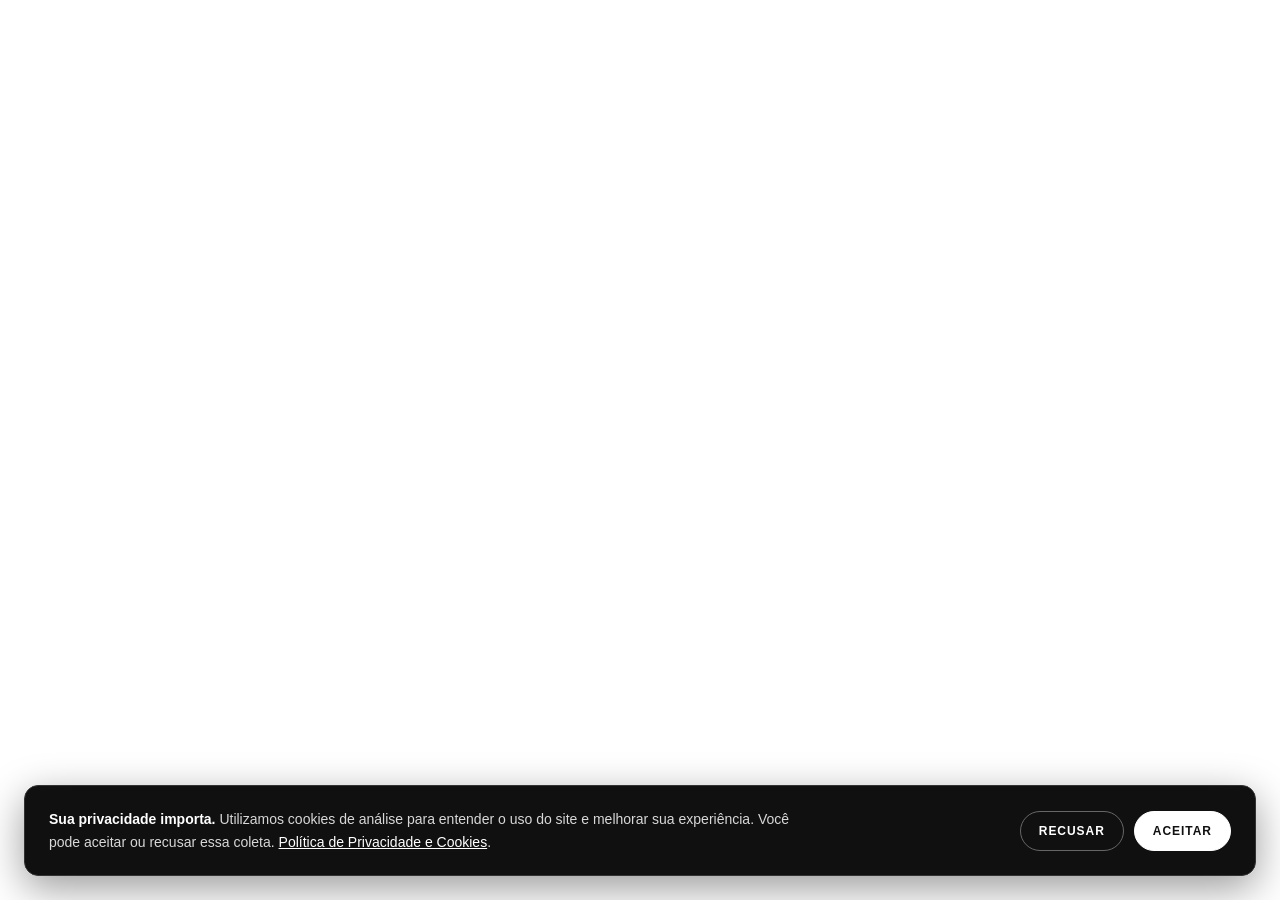
<file: index.html>
<!doctype html>
<html lang="pt-BR">
  <head>
    <!-- Google tag (gtag.js) com Consent Mode -->
    <script>
      window.dataLayer = window.dataLayer || [];
      function gtag(){dataLayer.push(arguments);}

      gtag('consent', 'default', {
        analytics_storage: 'denied',
        ad_storage: 'denied',
        ad_user_data: 'denied',
        ad_personalization: 'denied'
      });

      const savedConsent = localStorage.getItem('form_cookie_consent');

      if (savedConsent === 'accepted') {
        gtag('consent', 'update', {
          analytics_storage: 'granted',
          ad_storage: 'granted',
          ad_user_data: 'granted',
          ad_personalization: 'granted'
        });
      }

      gtag('js', new Date());
      gtag('config', 'G-8384JZJL0Q');
    </script>

    <script async src="https://www.googletagmanager.com/gtag/js?id=G-8384JZJL0Q"></script>

    <script>
      document.addEventListener('click', function (event) {
        const link = event.target.closest('a[href*="wa.me/"]');

        if (link) {
          gtag('event', 'generate_lead', {
            method: 'whatsapp',
            link_url: link.href
          });
        }
      });
    </script>

    <meta charset="UTF-8" />
    <meta name="viewport" content="width=device-width, initial-scale=1.0" />
    <title>Formfilmes | Audiovisual Estratégico</title>
    <meta
      name="description"
      content="Produção audiovisual estratégica para empresas que desejam comunicar mais valor, autoridade e confiança."
    />
    <meta name="robots" content="index, follow, max-image-preview:large, max-snippet:-1, max-video-preview:-1" />
    <meta name="author" content="Formfilmes" />
    <meta name="theme-color" content="#090909" />

    <link rel="canonical" href="https://www.produtoraformfilmes.com.br/" />
    <link rel="icon" type="image/jpeg" href="/assets/form-logo.jpg" />

    <meta property="og:locale" content="pt_BR" />
    <meta property="og:type" content="website" />
    <meta property="og:site_name" content="Formfilmes" />
    <meta property="og:title" content="Formfilmes | Audiovisual Estratégico" />
    <meta property="og:description" content="Estratégia, narrativa e produção audiovisual para transformar excelência em percepção de valor." />
    <meta property="og:url" content="https://www.produtoraformfilmes.com.br/" />
    <meta property="og:image" content="https://www.produtoraformfilmes.com.br/assets/form-hero-poster.jpg" />
    <meta property="og:image:alt" content="Produção audiovisual da Formfilmes" />

    <meta name="twitter:card" content="summary_large_image" />
    <meta name="twitter:title" content="Formfilmes | Audiovisual Estratégico" />
    <meta name="twitter:description" content="Estratégia, narrativa e produção audiovisual para transformar excelência em percepção de valor." />
    <meta name="twitter:image" content="https://www.produtoraformfilmes.com.br/assets/form-hero-poster.jpg" />

    <script type="application/ld+json">
      {
        "@context": "https://schema.org",
        "@type": "ProfessionalService",
        "name": "Formfilmes",
        "alternateName": "Form",
        "legalName": "JOSE GABRIEL DE ARAUJO MARCOLINO SILVA",
        "taxID": "37.974.993/0001-02",
        "url": "https://www.produtoraformfilmes.com.br/",
        "logo": "https://www.produtoraformfilmes.com.br/assets/form-logo.jpg",
        "image": "https://www.produtoraformfilmes.com.br/assets/form-hero-poster.jpg",
        "telephone": "+55 11 95985-6802",
        "description": "Produção audiovisual estratégica para empresas que desejam comunicar mais valor, autoridade e confiança.",
        "areaServed": ["São Paulo", "Grande São Paulo", "Embu das Artes", "Itapecerica da Serra"],
        "sameAs": ["https://www.instagram.com/formfilmes"]
      }
    </script>

    <style>
      #form-cookie-banner {
        position: fixed;
        left: 24px;
        right: 24px;
        bottom: 24px;
        z-index: 99999;
        display: none;
        align-items: center;
        justify-content: space-between;
        gap: 24px;
        padding: 22px 24px;
        border: 1px solid #333;
        border-radius: 14px;
        background: rgba(12, 12, 12, 0.98);
        color: #fff;
        font-family: Arial, sans-serif;
        box-shadow: 0 12px 40px rgba(0, 0, 0, 0.4);
      }

      #form-cookie-banner.is-visible {
        display: flex;
      }

      .form-cookie-text {
        max-width: 760px;
        margin: 0;
        color: #d8d8d8;
        font-size: 14px;
        line-height: 1.6;
      }

      .form-cookie-text strong {
        color: #fff;
      }

      .form-cookie-text a {
        color: #fff;
        text-decoration: underline;
      }

      .form-cookie-actions {
        display: flex;
        gap: 10px;
        flex-shrink: 0;
      }

      .form-cookie-button {
        padding: 12px 18px;
        border-radius: 999px;
        font-size: 12px;
        font-weight: 700;
        letter-spacing: 0.08em;
        text-transform: uppercase;
        cursor: pointer;
      }

      #form-cookie-reject {
        border: 1px solid #666;
        background: transparent;
        color: #fff;
      }

      #form-cookie-accept {
        border: 1px solid #fff;
        background: #fff;
        color: #111;
      }

      @media (max-width: 720px) {
        #form-cookie-banner {
          left: 14px;
          right: 14px;
          bottom: 14px;
          align-items: stretch;
          flex-direction: column;
          padding: 20px;
        }

        .form-cookie-actions {
          width: 100%;
        }

        .form-cookie-button {
          flex: 1;
        }
      }
    </style>
  </head>

  <body>
    <div id="root"></div>

    <div id="form-cookie-banner" role="dialog" aria-label="Preferências de cookies">
      <p class="form-cookie-text">
        <strong>Sua privacidade importa.</strong>
        Utilizamos cookies de análise para entender o uso do site e melhorar sua experiência.
        Você pode aceitar ou recusar essa coleta.
        <a href="/privacidade.html">Política de Privacidade e Cookies</a>.
      </p>

      <div class="form-cookie-actions">
        <button id="form-cookie-reject" class="form-cookie-button" type="button">
          Recusar
        </button>
        <button id="form-cookie-accept" class="form-cookie-button" type="button">
          Aceitar
        </button>
      </div>
    </div>

    <script>
      const cookieBanner = document.getElementById('form-cookie-banner');
      const acceptButton = document.getElementById('form-cookie-accept');
      const rejectButton = document.getElementById('form-cookie-reject');
      const currentConsent = localStorage.getItem('form_cookie_consent');

      if (!currentConsent) {
        cookieBanner.classList.add('is-visible');
      }

      acceptButton.addEventListener('click', function () {
        gtag('consent', 'update', {
          analytics_storage: 'granted',
          ad_storage: 'granted',
          ad_user_data: 'granted',
          ad_personalization: 'granted'
        });

        localStorage.setItem('form_cookie_consent', 'accepted');
        cookieBanner.classList.remove('is-visible');
      });

      rejectButton.addEventListener('click', function () {
        gtag('consent', 'update', {
          analytics_storage: 'denied',
          ad_storage: 'denied',
          ad_user_data: 'denied',
          ad_personalization: 'denied'
        });

        localStorage.setItem('form_cookie_consent', 'rejected');
        cookieBanner.classList.remove('is-visible');
      });
    </script>

    <script type="module" src="/src/main.tsx"></script>
  </body>
</html>
</file>
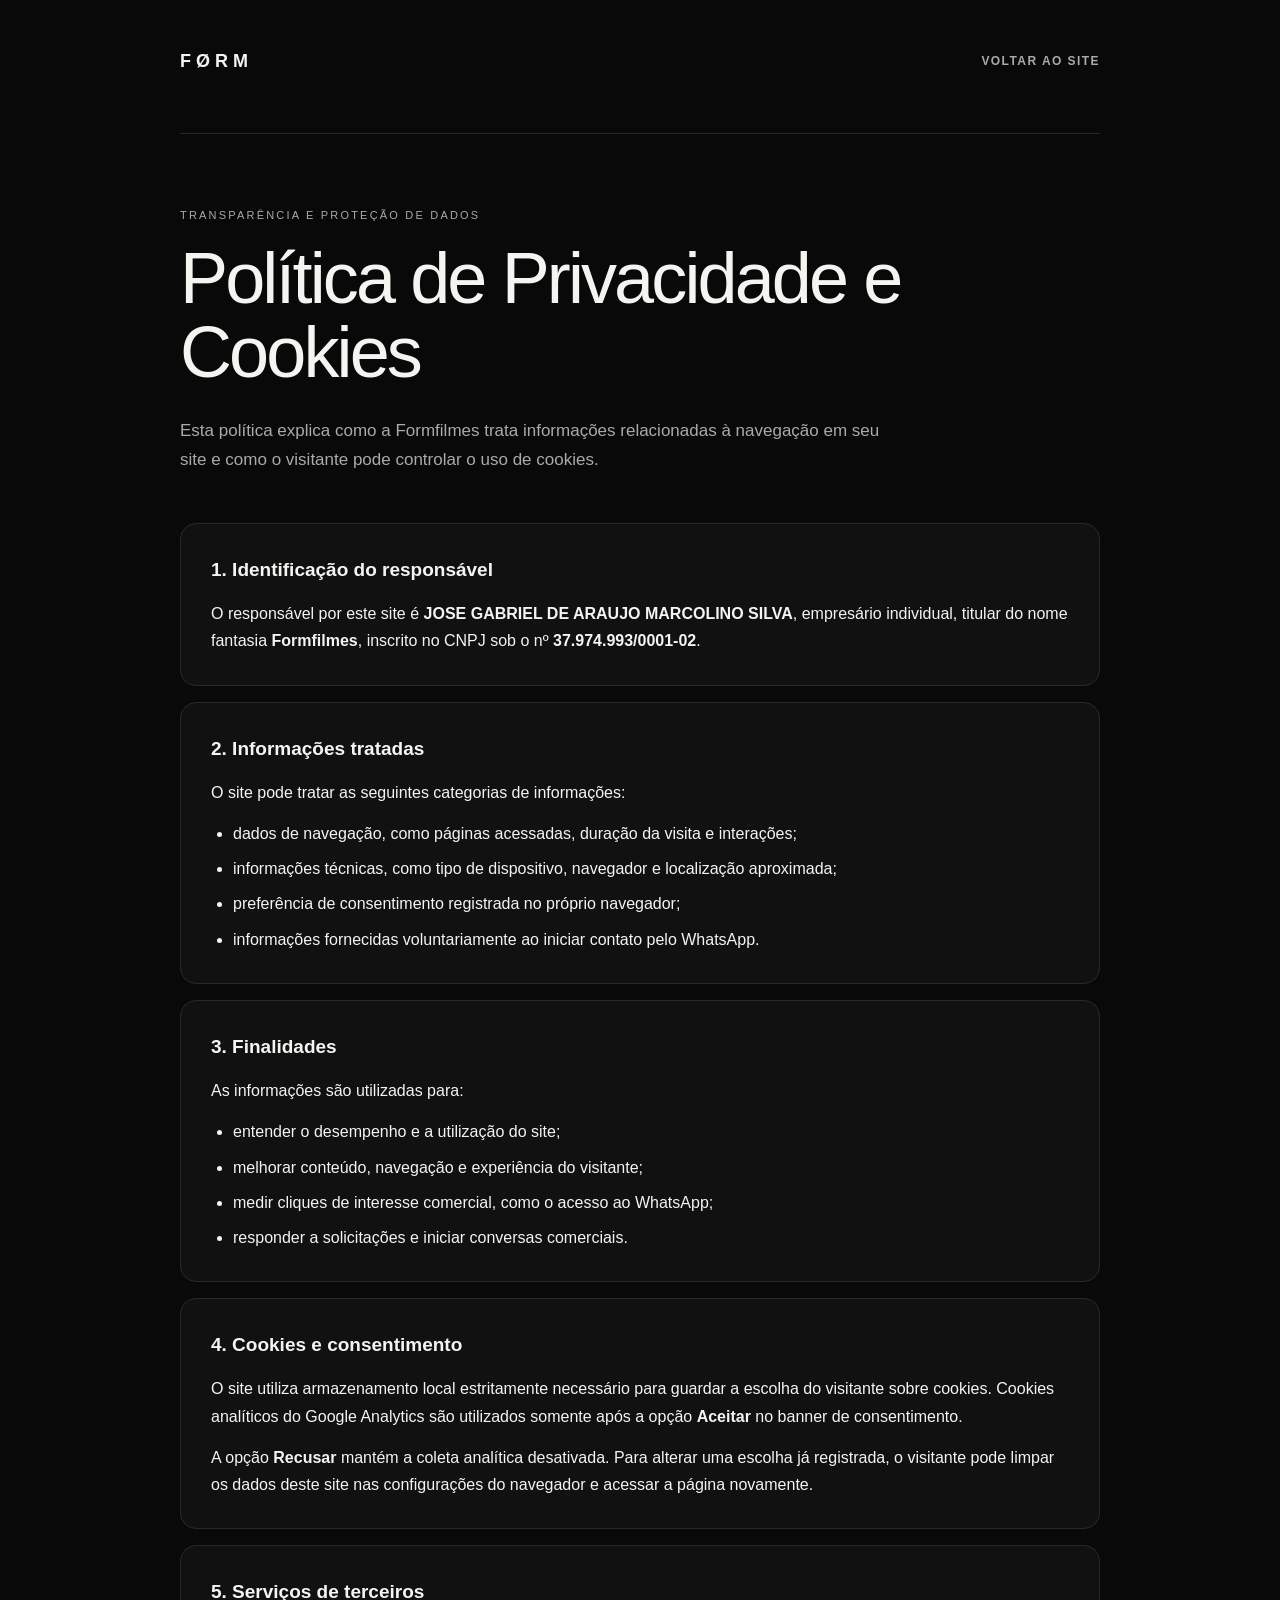
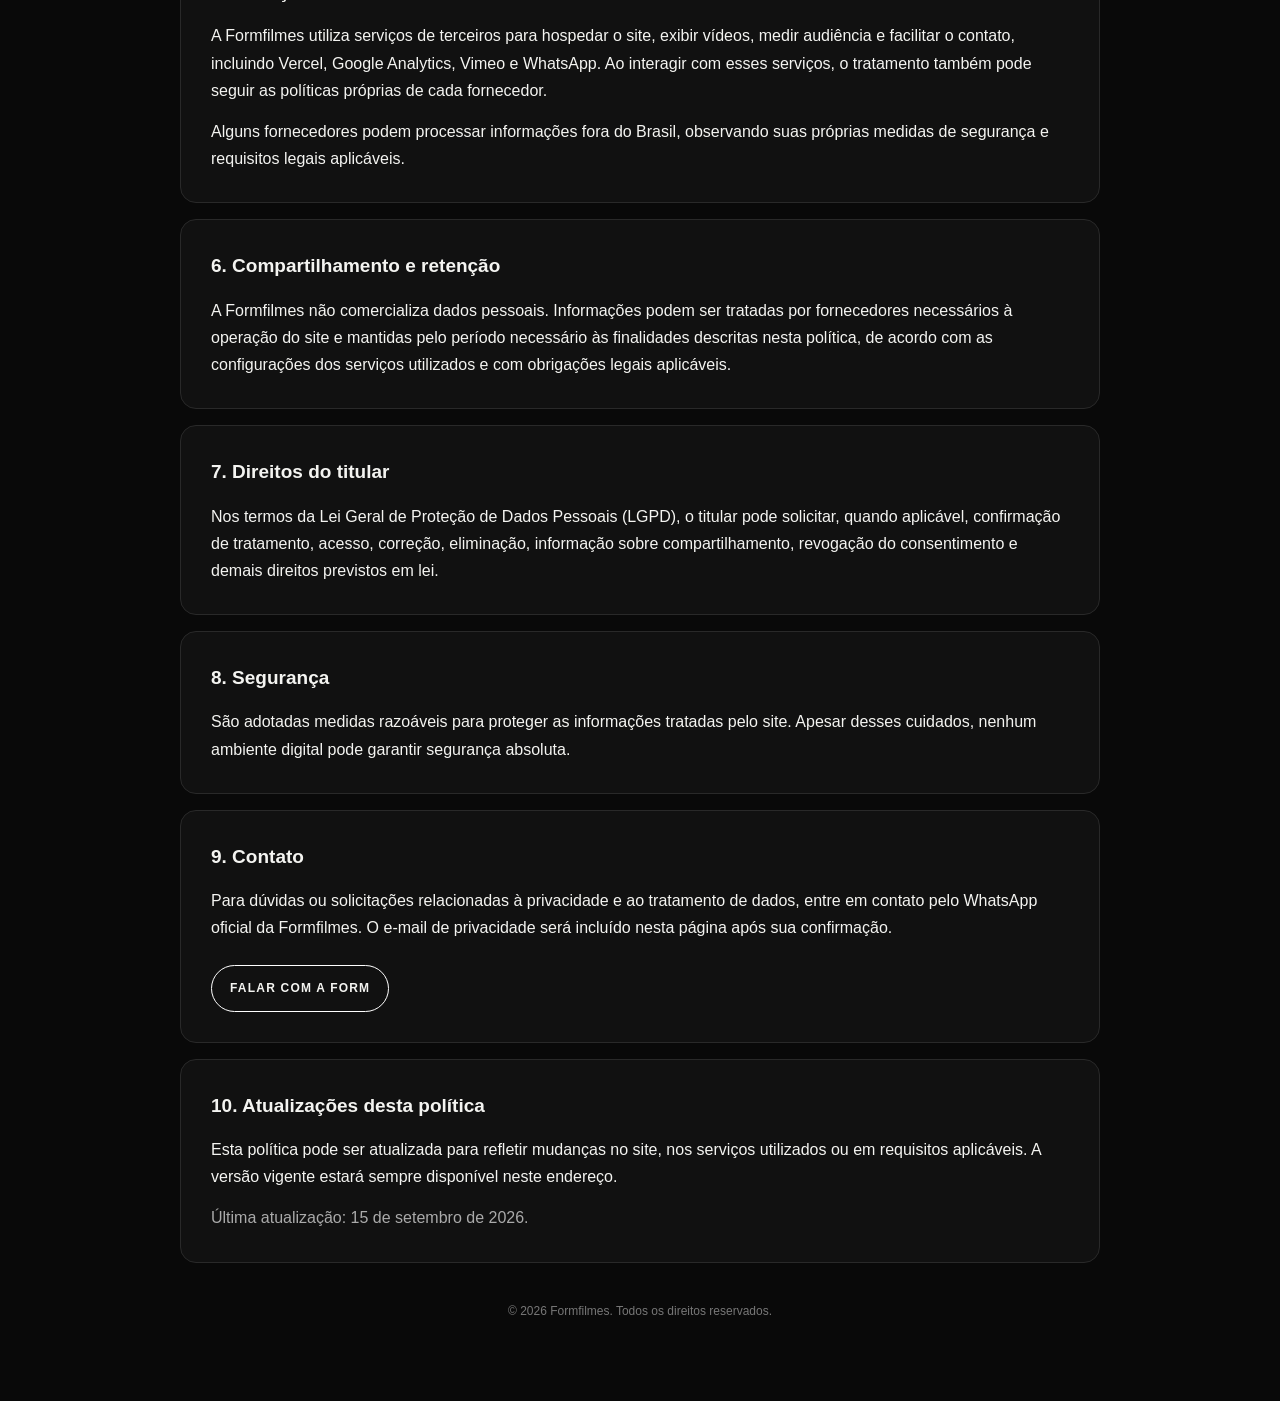
<file: privacidade.html>
<!doctype html>
<html lang="pt-BR">
  <head>
    <meta charset="UTF-8" />
    <meta name="viewport" content="width=device-width, initial-scale=1.0" />
    <title>Política de Privacidade e Cookies | Formfilmes</title>
    <meta
      name="description"
      content="Política de Privacidade e Cookies da Formfilmes."
    />
    <style>
      :root {
        color-scheme: dark;
        --background: #090909;
        --surface: #111;
        --border: #292929;
        --text: #f4f4f1;
        --muted: #aaa;
      }

      * { box-sizing: border-box; }

      html { scroll-behavior: smooth; }

      body {
        margin: 0;
        background: var(--background);
        color: var(--text);
        font-family: Arial, Helvetica, sans-serif;
        line-height: 1.7;
      }

      a { color: inherit; }

      .page {
        width: min(920px, calc(100% - 40px));
        margin: 0 auto;
        padding: 28px 0 80px;
      }

      .header {
        display: flex;
        align-items: center;
        justify-content: space-between;
        gap: 24px;
        padding: 18px 0 56px;
        border-bottom: 1px solid var(--border);
      }

      .brand {
        font-size: 18px;
        font-weight: 700;
        letter-spacing: .28em;
      }

      .back {
        color: var(--muted);
        font-size: 12px;
        font-weight: 700;
        letter-spacing: .12em;
        text-decoration: none;
        text-transform: uppercase;
      }

      .back:hover { color: var(--text); }

      .hero { padding: 72px 0 48px; }

      .eyebrow {
        margin: 0 0 18px;
        color: var(--muted);
        font-size: 11px;
        letter-spacing: .2em;
        text-transform: uppercase;
      }

      h1 {
        max-width: 780px;
        margin: 0;
        font-size: clamp(38px, 7vw, 72px);
        font-weight: 400;
        letter-spacing: -.04em;
        line-height: 1.02;
      }

      .intro {
        max-width: 720px;
        margin: 28px 0 0;
        color: var(--muted);
        font-size: 17px;
      }

      .content {
        display: grid;
        gap: 16px;
      }

      section {
        padding: 30px;
        border: 1px solid var(--border);
        border-radius: 16px;
        background: var(--surface);
      }

      h2 {
        margin: 0 0 14px;
        font-size: 19px;
        font-weight: 600;
      }

      p { margin: 0 0 14px; }
      p:last-child { margin-bottom: 0; }

      ul {
        margin: 12px 0 0;
        padding-left: 22px;
      }

      li + li { margin-top: 8px; }

      .muted { color: var(--muted); }

      .contact {
        display: inline-flex;
        margin-top: 10px;
        padding: 12px 18px;
        border: 1px solid #fff;
        border-radius: 999px;
        font-size: 12px;
        font-weight: 700;
        letter-spacing: .1em;
        text-decoration: none;
        text-transform: uppercase;
      }

      footer {
        padding: 38px 0 0;
        color: #777;
        font-size: 12px;
        text-align: center;
      }

      @media (max-width: 640px) {
        .header { padding-bottom: 38px; }
        .hero { padding: 52px 0 36px; }
        section { padding: 22px; }
      }
    </style>
  </head>

  <body>
    <main class="page">
      <header class="header">
        <div class="brand">FØRM</div>
        <a class="back" href="/">Voltar ao site</a>
      </header>

      <div class="hero">
        <p class="eyebrow">Transparência e proteção de dados</p>
        <h1>Política de Privacidade e Cookies</h1>
        <p class="intro">
          Esta política explica como a Formfilmes trata informações relacionadas
          à navegação em seu site e como o visitante pode controlar o uso de cookies.
        </p>
      </div>

      <div class="content">
        <section>
          <h2>1. Identificação do responsável</h2>
          <p>
            O responsável por este site é <strong>JOSE GABRIEL DE ARAUJO MARCOLINO SILVA</strong>,
            empresário individual, titular do nome fantasia <strong>Formfilmes</strong>,
            inscrito no CNPJ sob o nº <strong>37.974.993/0001-02</strong>.
          </p>
        </section>

        <section>
          <h2>2. Informações tratadas</h2>
          <p>O site pode tratar as seguintes categorias de informações:</p>
          <ul>
            <li>dados de navegação, como páginas acessadas, duração da visita e interações;</li>
            <li>informações técnicas, como tipo de dispositivo, navegador e localização aproximada;</li>
            <li>preferência de consentimento registrada no próprio navegador;</li>
            <li>informações fornecidas voluntariamente ao iniciar contato pelo WhatsApp.</li>
          </ul>
        </section>

        <section>
          <h2>3. Finalidades</h2>
          <p>As informações são utilizadas para:</p>
          <ul>
            <li>entender o desempenho e a utilização do site;</li>
            <li>melhorar conteúdo, navegação e experiência do visitante;</li>
            <li>medir cliques de interesse comercial, como o acesso ao WhatsApp;</li>
            <li>responder a solicitações e iniciar conversas comerciais.</li>
          </ul>
        </section>

        <section>
          <h2>4. Cookies e consentimento</h2>
          <p>
            O site utiliza armazenamento local estritamente necessário para guardar a escolha
            do visitante sobre cookies. Cookies analíticos do Google Analytics são utilizados
            somente após a opção <strong>Aceitar</strong> no banner de consentimento.
          </p>
          <p>
            A opção <strong>Recusar</strong> mantém a coleta analítica desativada. Para alterar
            uma escolha já registrada, o visitante pode limpar os dados deste site nas
            configurações do navegador e acessar a página novamente.
          </p>
        </section>

        <section>
          <h2>5. Serviços de terceiros</h2>
          <p>
            A Formfilmes utiliza serviços de terceiros para hospedar o site, exibir vídeos,
            medir audiência e facilitar o contato, incluindo Vercel, Google Analytics,
            Vimeo e WhatsApp. Ao interagir com esses serviços, o tratamento também pode seguir
            as políticas próprias de cada fornecedor.
          </p>
          <p>
            Alguns fornecedores podem processar informações fora do Brasil, observando suas
            próprias medidas de segurança e requisitos legais aplicáveis.
          </p>
        </section>

        <section>
          <h2>6. Compartilhamento e retenção</h2>
          <p>
            A Formfilmes não comercializa dados pessoais. Informações podem ser tratadas por
            fornecedores necessários à operação do site e mantidas pelo período necessário às
            finalidades descritas nesta política, de acordo com as configurações dos serviços
            utilizados e com obrigações legais aplicáveis.
          </p>
        </section>

        <section>
          <h2>7. Direitos do titular</h2>
          <p>
            Nos termos da Lei Geral de Proteção de Dados Pessoais (LGPD), o titular pode solicitar,
            quando aplicável, confirmação de tratamento, acesso, correção, eliminação, informação
            sobre compartilhamento, revogação do consentimento e demais direitos previstos em lei.
          </p>
        </section>

        <section>
          <h2>8. Segurança</h2>
          <p>
            São adotadas medidas razoáveis para proteger as informações tratadas pelo site.
            Apesar desses cuidados, nenhum ambiente digital pode garantir segurança absoluta.
          </p>
        </section>

        <section>
          <h2>9. Contato</h2>
          <p>
            Para dúvidas ou solicitações relacionadas à privacidade e ao tratamento de dados,
            entre em contato pelo WhatsApp oficial da Formfilmes. O e-mail de privacidade será
            incluído nesta página após sua confirmação.
          </p>
          <a
            class="contact"
            href="https://wa.me/5511959856802?text=Ol%C3%A1%2C%20quero%20falar%20sobre%20privacidade%20e%20prote%C3%A7%C3%A3o%20de%20dados."
          >
            Falar com a Form
          </a>
        </section>

        <section>
          <h2>10. Atualizações desta política</h2>
          <p>
            Esta política pode ser atualizada para refletir mudanças no site, nos serviços
            utilizados ou em requisitos aplicáveis. A versão vigente estará sempre disponível
            neste endereço.
          </p>
          <p class="muted">Última atualização: 15 de setembro de 2026.</p>
        </section>
      </div>

      <footer>© 2026 Formfilmes. Todos os direitos reservados.</footer>
    </main>
  </body>
</html>
</file>
